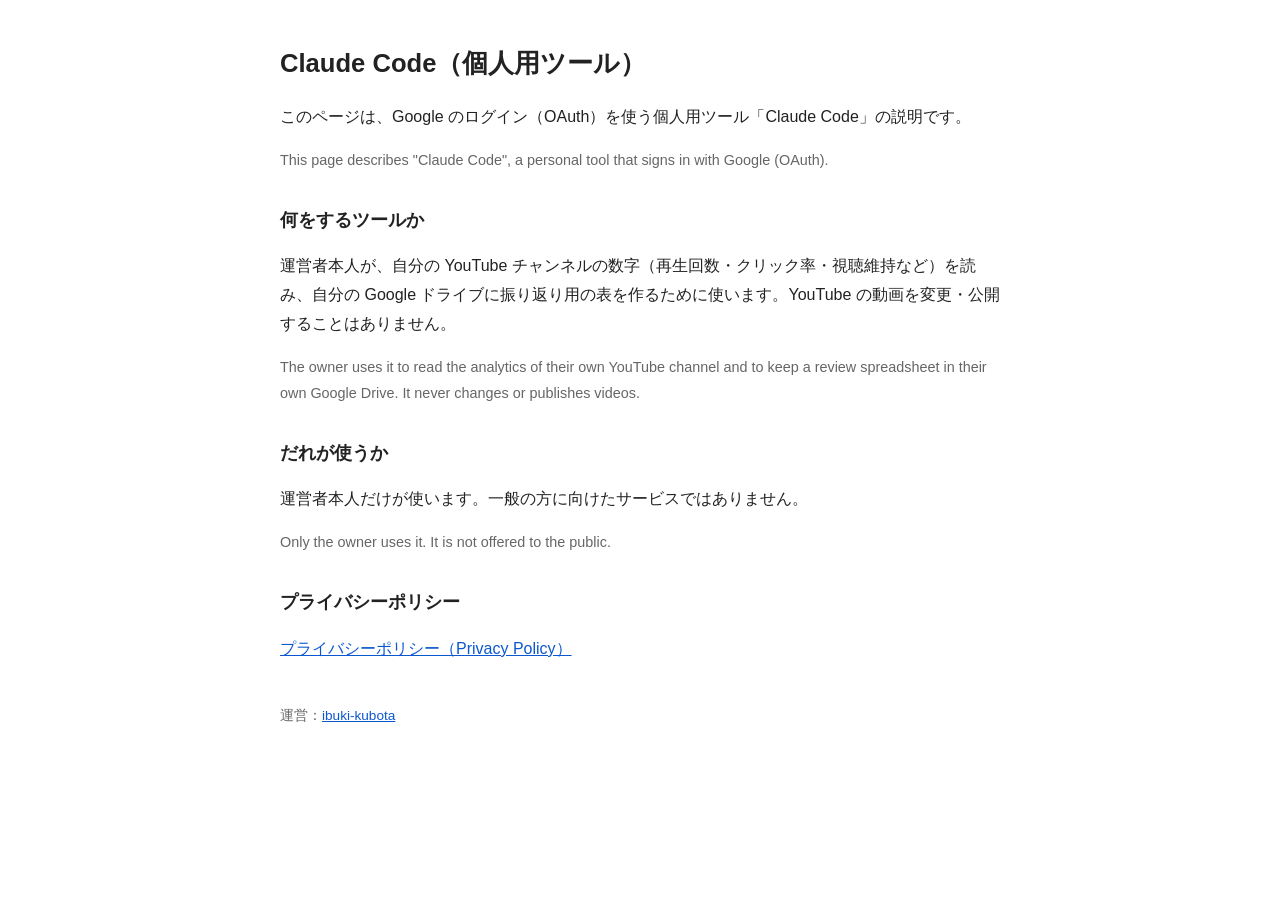
<file: index.html>
<!doctype html>
<html lang="ja">
<head>
<meta charset="utf-8">
<meta name="viewport" content="width=device-width,initial-scale=1">
<title>Claude Code（個人用ツール）</title>
<link rel="stylesheet" href="style.css">
</head>
<body>
<h1>Claude Code（個人用ツール）</h1>
<p>このページは、Google のログイン（OAuth）を使う個人用ツール「Claude Code」の説明です。</p>
<p class="en">This page describes "Claude Code", a personal tool that signs in with Google (OAuth).</p>

<h2>何をするツールか</h2>
<p>運営者本人が、自分の YouTube チャンネルの数字（再生回数・クリック率・視聴維持など）を読み、自分の Google ドライブに振り返り用の表を作るために使います。YouTube の動画を変更・公開することはありません。</p>
<p class="en">The owner uses it to read the analytics of their own YouTube channel and to keep a review spreadsheet in their own Google Drive. It never changes or publishes videos.</p>

<h2>だれが使うか</h2>
<p>運営者本人だけが使います。一般の方に向けたサービスではありません。</p>
<p class="en">Only the owner uses it. It is not offered to the public.</p>

<h2>プライバシーポリシー</h2>
<p><a href="privacy.html">プライバシーポリシー（Privacy Policy）</a></p>

<footer>運営：<a href="https://github.com/ibuki-kubota">ibuki-kubota</a></footer>
</body>
</html>
</file>
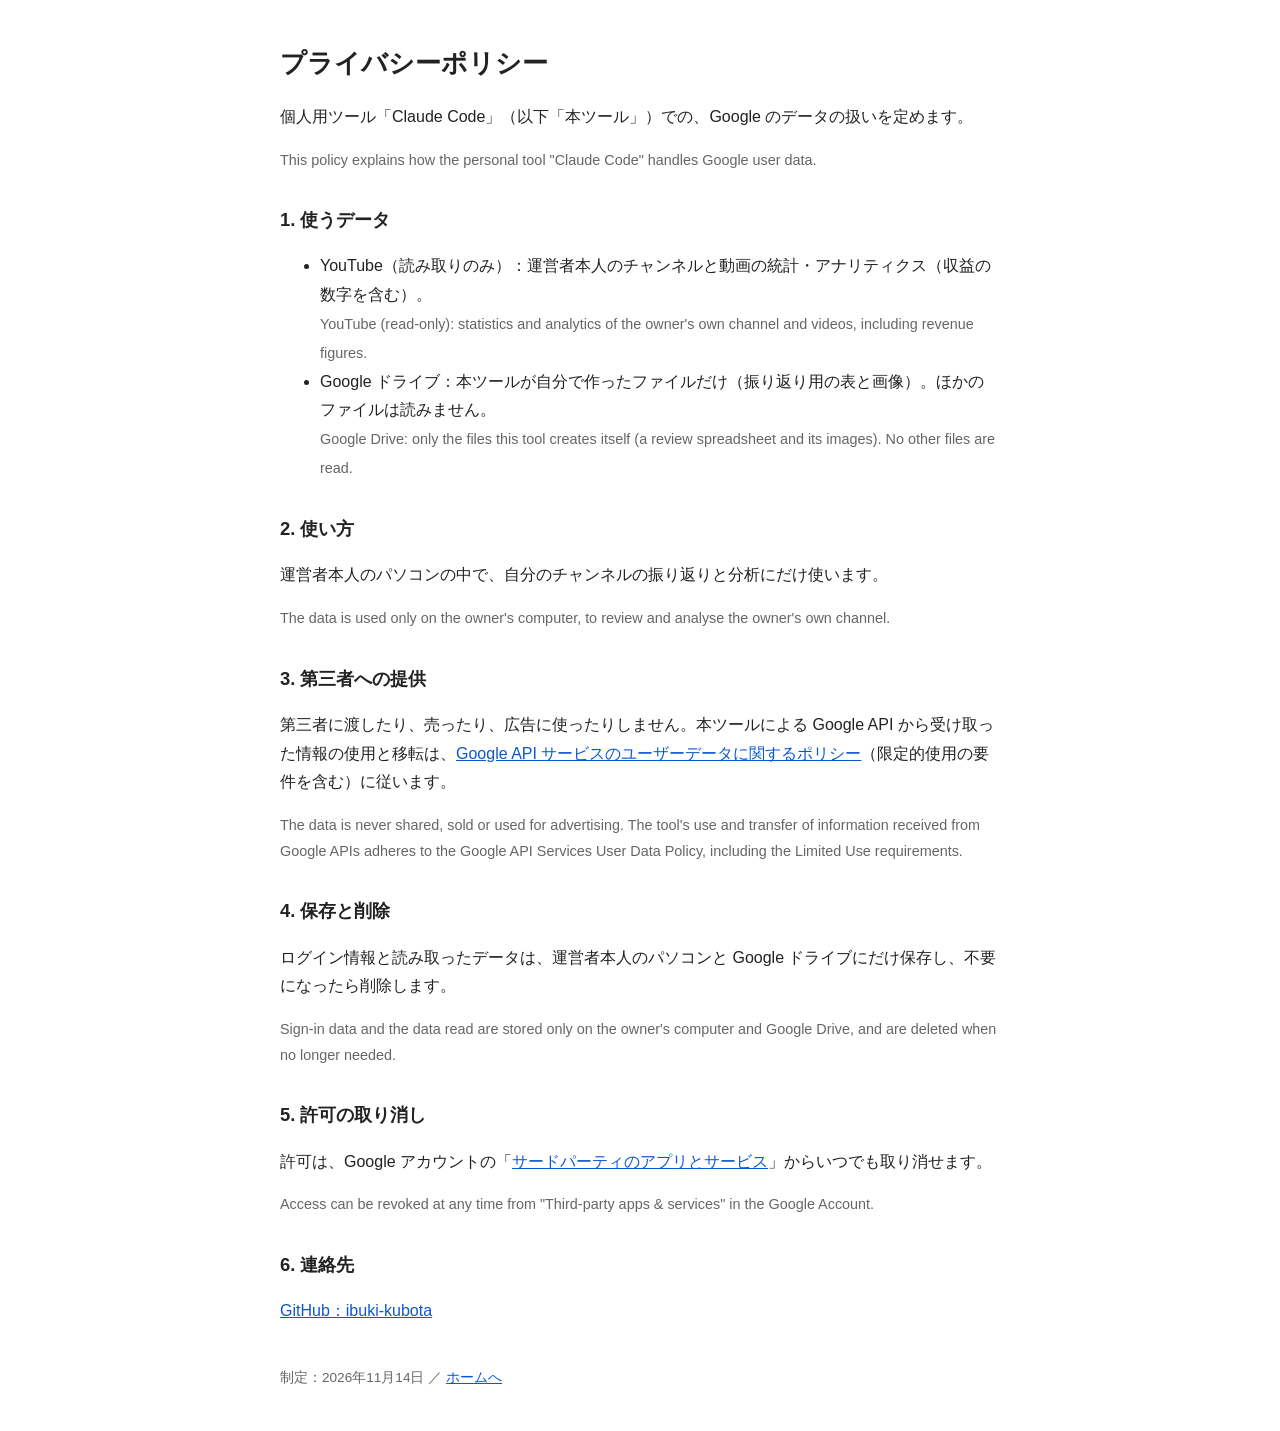
<file: privacy.html>
<!doctype html>
<html lang="ja">
<head>
<meta charset="utf-8">
<meta name="viewport" content="width=device-width,initial-scale=1">
<title>プライバシーポリシー｜Claude Code（個人用ツール）</title>
<link rel="stylesheet" href="style.css">
</head>
<body>
<h1>プライバシーポリシー</h1>
<p>個人用ツール「Claude Code」（以下「本ツール」）での、Google のデータの扱いを定めます。</p>
<p class="en">This policy explains how the personal tool "Claude Code" handles Google user data.</p>

<h2>1. 使うデータ</h2>
<ul>
<li>YouTube（読み取りのみ）：運営者本人のチャンネルと動画の統計・アナリティクス（収益の数字を含む）。<br><span class="en">YouTube (read-only): statistics and analytics of the owner's own channel and videos, including revenue figures.</span></li>
<li>Google ドライブ：本ツールが自分で作ったファイルだけ（振り返り用の表と画像）。ほかのファイルは読みません。<br><span class="en">Google Drive: only the files this tool creates itself (a review spreadsheet and its images). No other files are read.</span></li>
</ul>

<h2>2. 使い方</h2>
<p>運営者本人のパソコンの中で、自分のチャンネルの振り返りと分析にだけ使います。</p>
<p class="en">The data is used only on the owner's computer, to review and analyse the owner's own channel.</p>

<h2>3. 第三者への提供</h2>
<p>第三者に渡したり、売ったり、広告に使ったりしません。本ツールによる Google API から受け取った情報の使用と移転は、<a href="https://developers.google.com/terms/api-services-user-data-policy">Google API サービスのユーザーデータに関するポリシー</a>（限定的使用の要件を含む）に従います。</p>
<p class="en">The data is never shared, sold or used for advertising. The tool's use and transfer of information received from Google APIs adheres to the Google API Services User Data Policy, including the Limited Use requirements.</p>

<h2>4. 保存と削除</h2>
<p>ログイン情報と読み取ったデータは、運営者本人のパソコンと Google ドライブにだけ保存し、不要になったら削除します。</p>
<p class="en">Sign-in data and the data read are stored only on the owner's computer and Google Drive, and are deleted when no longer needed.</p>

<h2>5. 許可の取り消し</h2>
<p>許可は、Google アカウントの「<a href="https://myaccount.google.com/connections">サードパーティのアプリとサービス</a>」からいつでも取り消せます。</p>
<p class="en">Access can be revoked at any time from "Third-party apps &amp; services" in the Google Account.</p>

<h2>6. 連絡先</h2>
<p><a href="https://github.com/ibuki-kubota">GitHub：ibuki-kubota</a></p>

<footer>制定：2026年11月14日 ／ <a href="index.html">ホームへ</a></footer>
</body>
</html>
</file>
<file: style.css>
body{font-family:-apple-system,"Hiragino Sans","Noto Sans JP",sans-serif;max-width:720px;margin:40px auto;padding:0 16px;line-height:1.8;color:#222;background:#fff}
h1{font-size:1.6em}h2{font-size:1.15em;margin-top:1.6em}p.en,li .en{color:#666;font-size:.9em}
a{color:#0b57d0}footer{margin-top:3em;font-size:.85em;color:#666}
</file>
